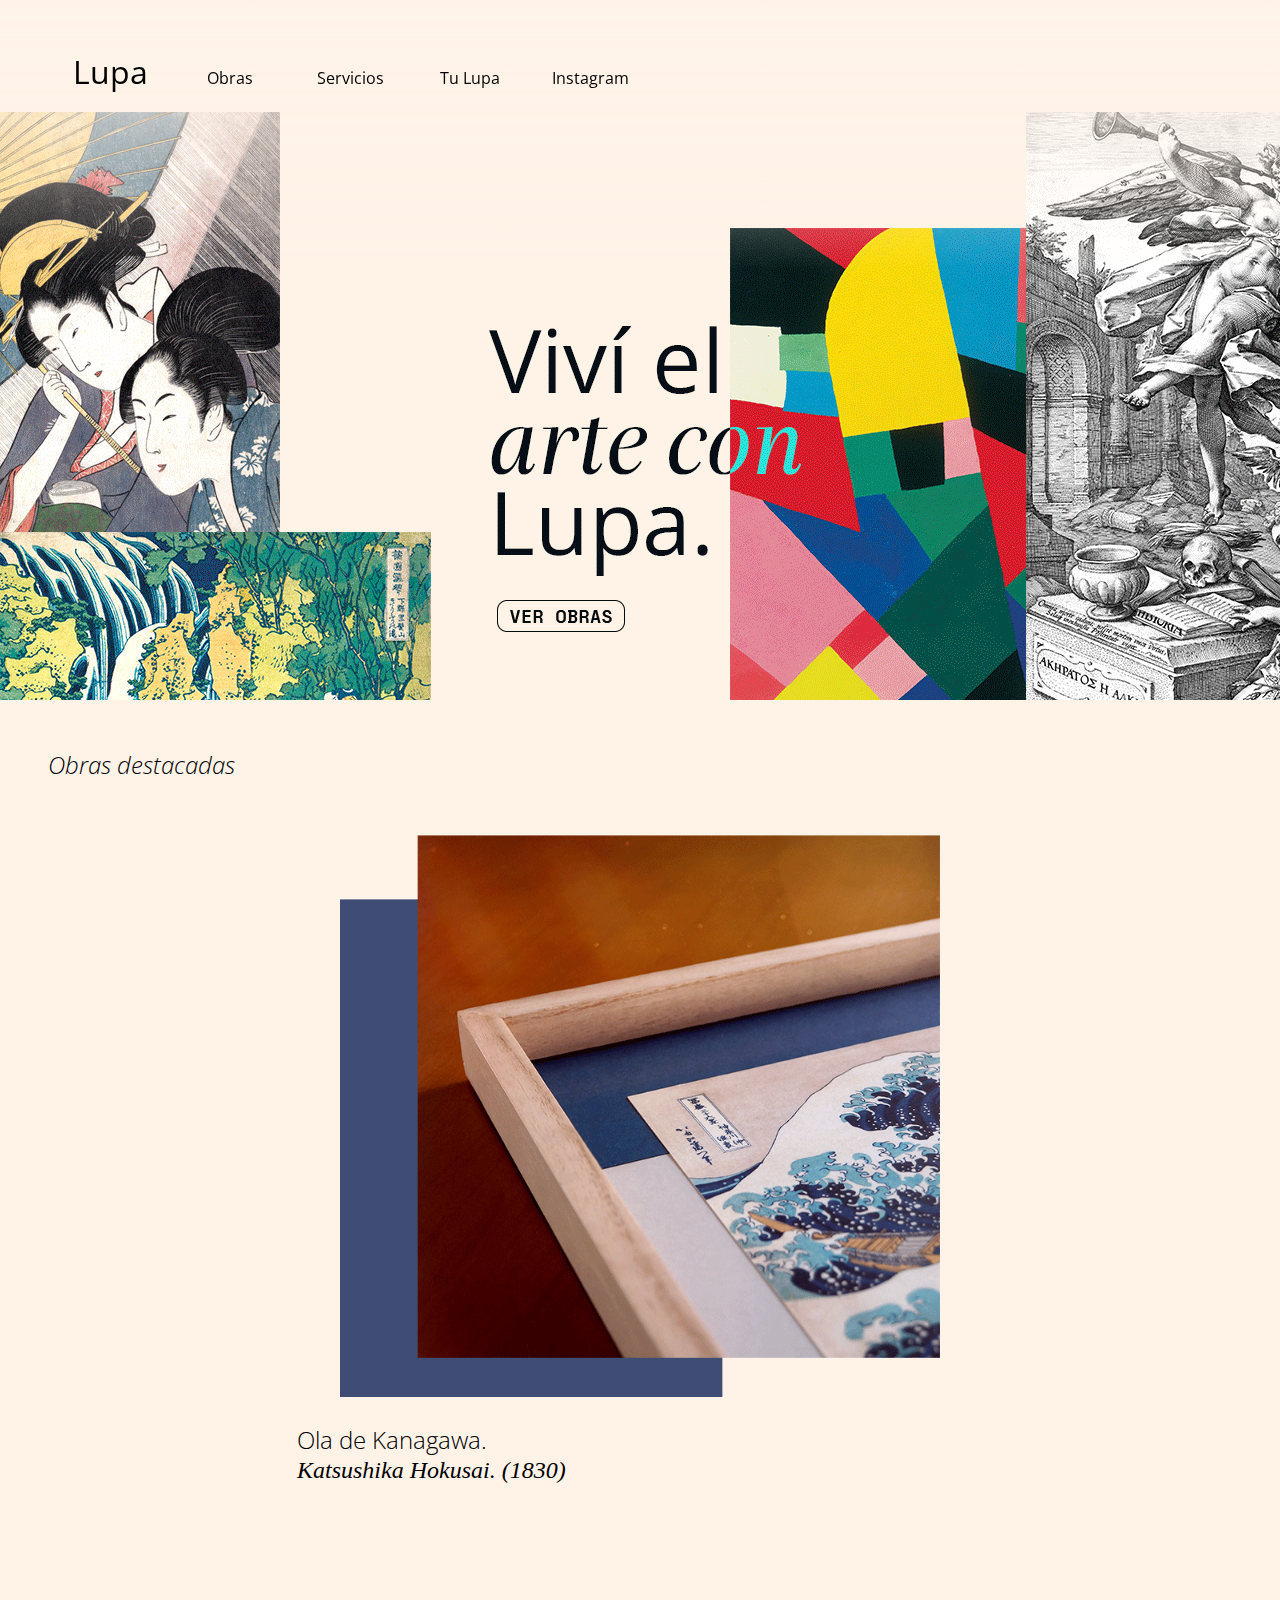
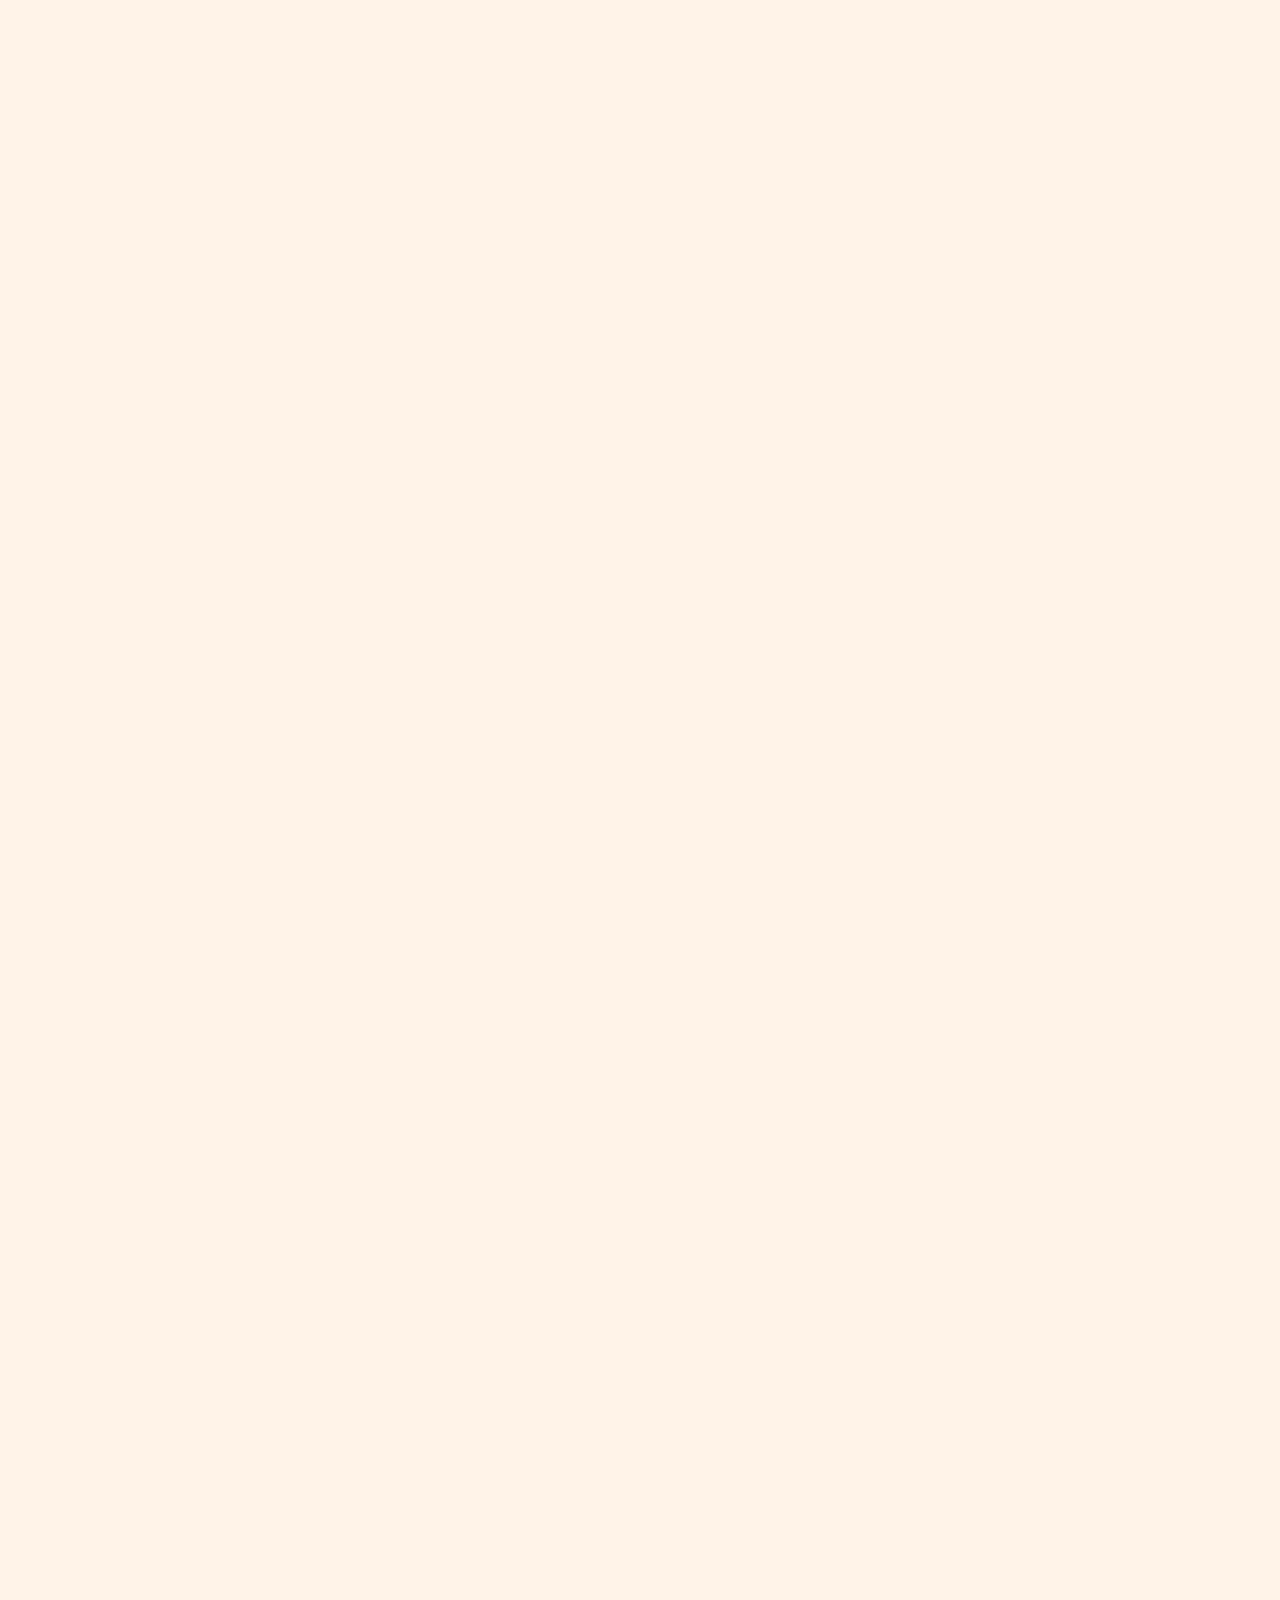
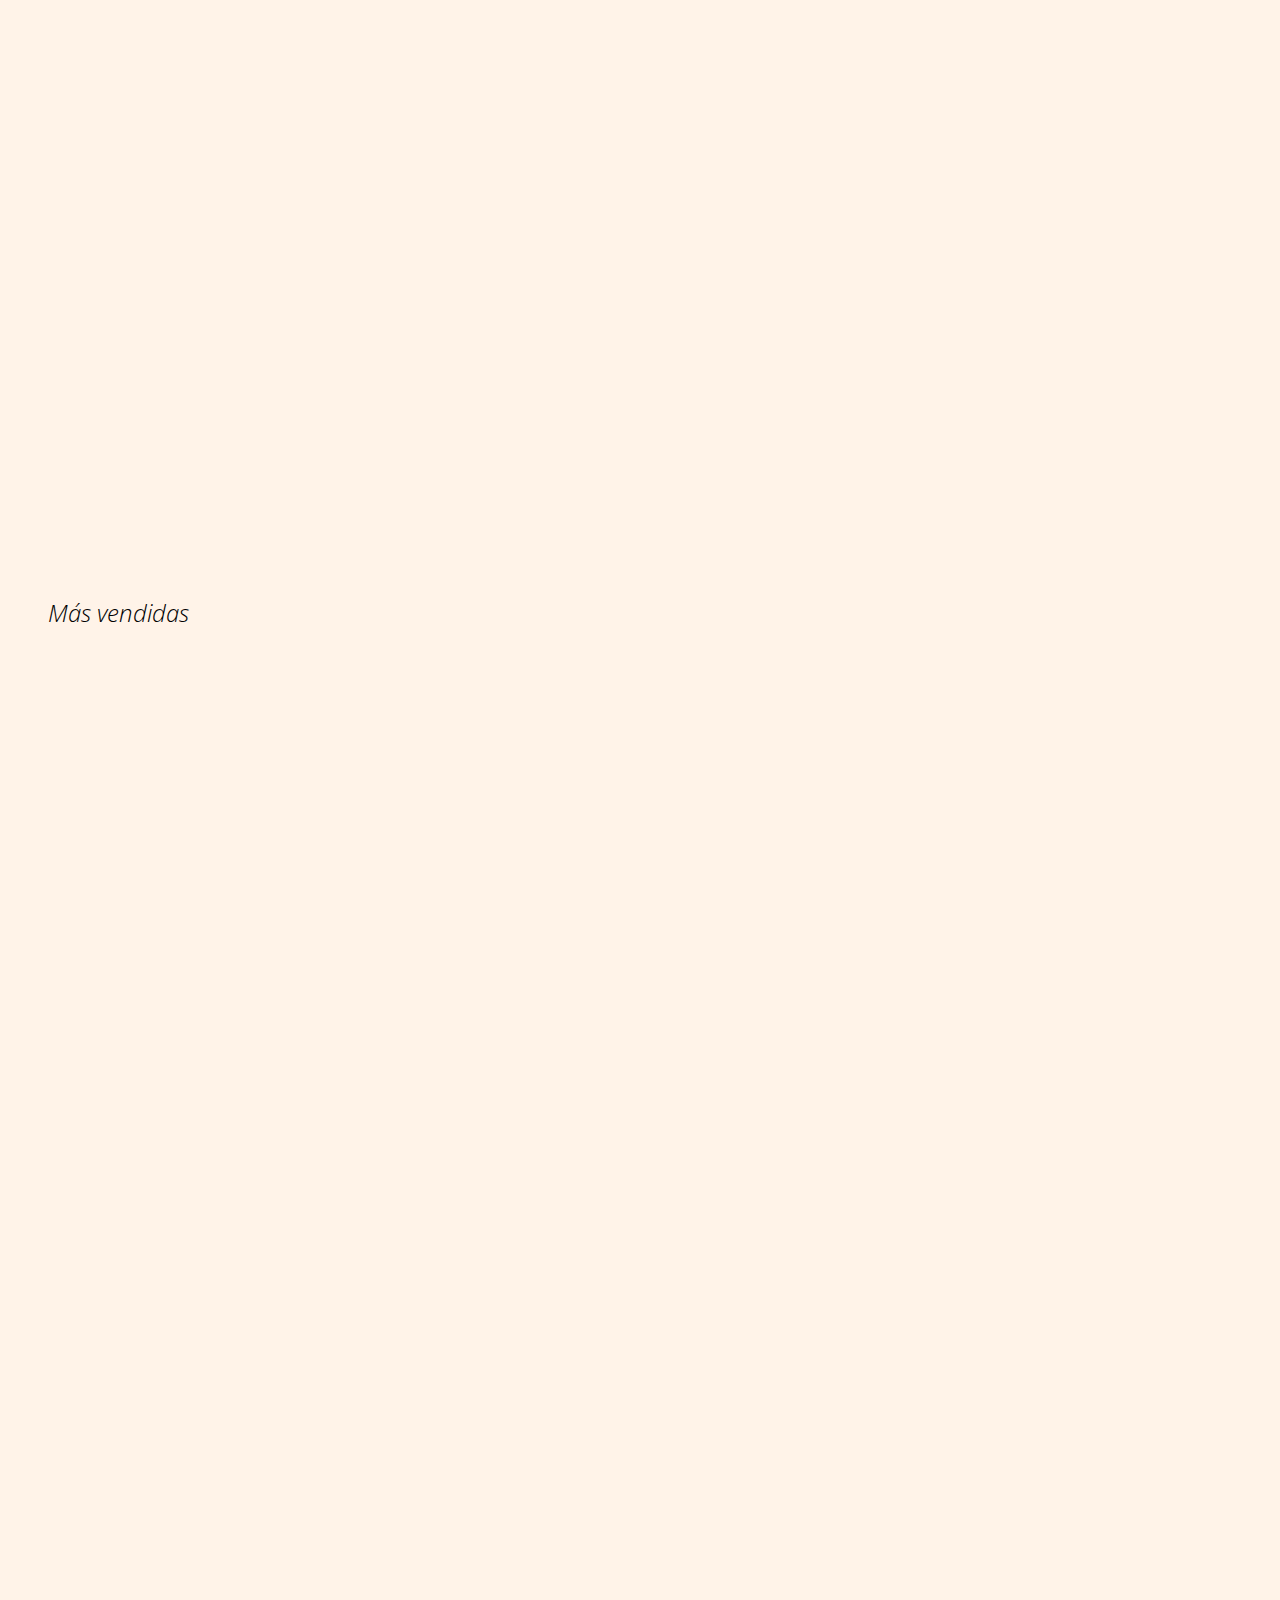
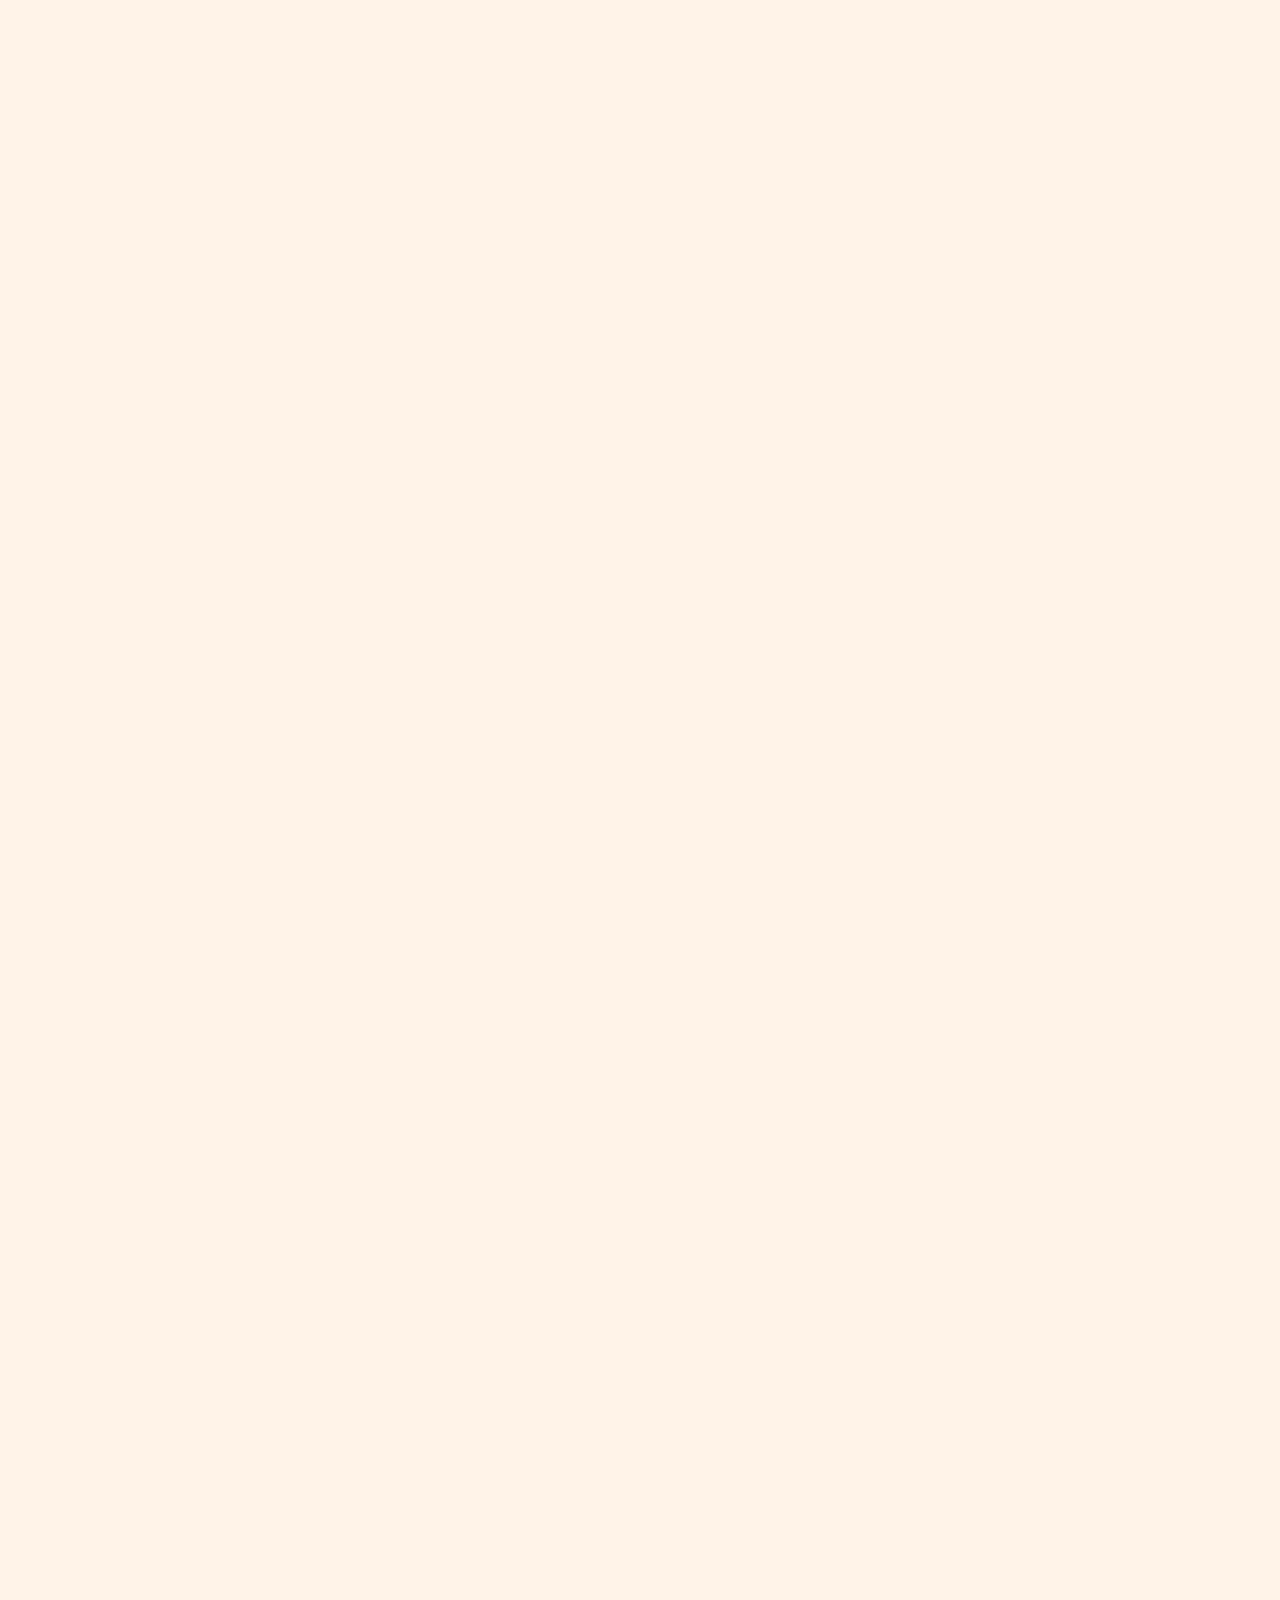
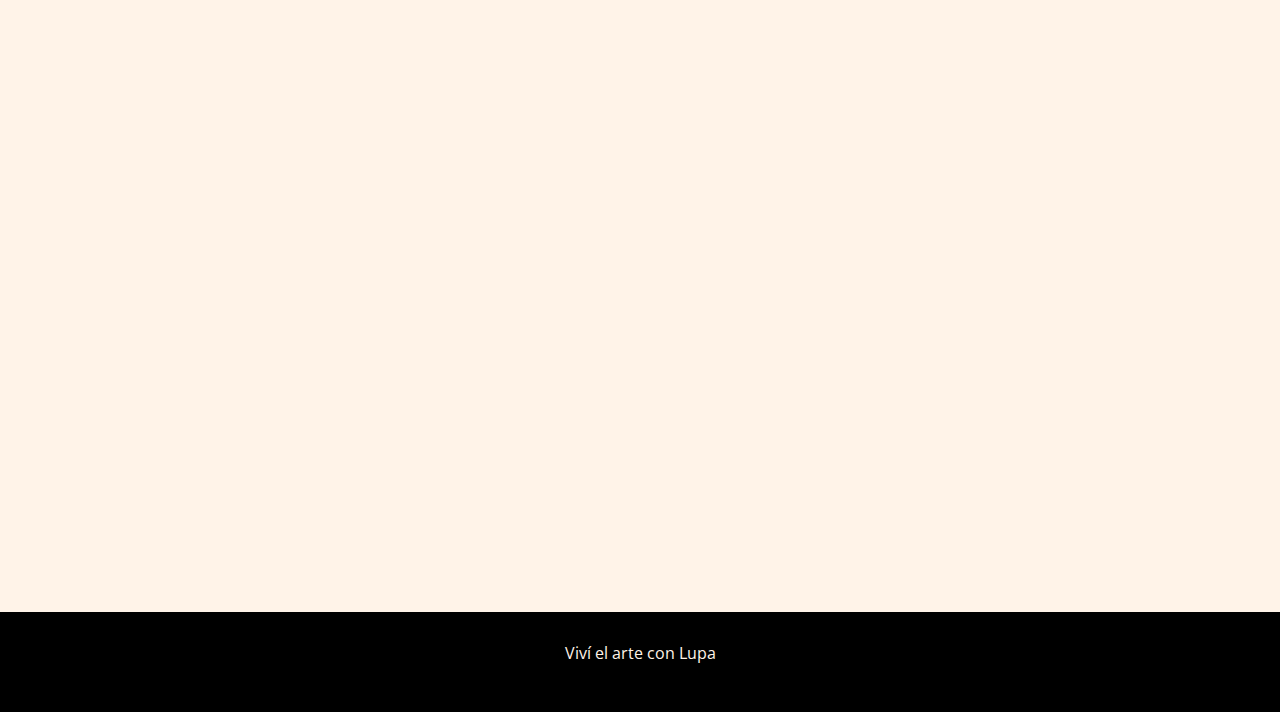
<file: index.html>
<!doctype html>
<html>
    <head>
        <title>Viví el arte con Lupa</title>
        <meta http-equiv=Content-Type content="text/html; charset=UTF-8">
        <meta name="viewport" content="width=device-width, initial-scale=1.0">
        <link rel="icon" href="img/Favicon2.png">
        <link href="https://cdn.jsdelivr.net/npm/bootstrap@5.2.0-beta1/dist/css/bootstrap.min.css" rel="stylesheet" integrity="sha384-0evHe/X+R7YkIZDRvuzKMRqM+OrBnVFBL6DOitfPri4tjfHxaWutUpFmBp4vmVor" crossorigin="anonymous">
        <link rel="stylesheet" href="https://fonts.googleapis.com/css?family=Open+Sans">
        <link rel="stylesheet" href="css/lupaStyle.css" />
        <link rel="stylesheet" href="https://cdnjs.cloudflare.com/ajax/libs/animate.css/4.1.1/animate.min.css"/>
        <script src="animated_wow/wow.min.js"></script>
        <script>
        new WOW().init();
        </script>
    </head>
	<body>
		<header>      
            <nav>
                <ul id="menu">
                    <li class="marca"><a target="_self" href="../index.html"><h1>Lupa</h1</a></li>
                    <li><a target="_self" href="html/obras.html">Obras</a></li>
                    <li><a target="_self" href="html/servicios.html">Servicios</a></li>
                    <li><a target="_self" href="html/log.html">Tu Lupa</a></li>
                    <li><a target="_blank" href="https://www.instagram.com/lupa_arte">Instagram</a></li>
                </ul>
            </nav>         
        </header>   
        <main class="container-fluid">
                
                <div class="nombreCategoria"><h2>Obras destacadas</h2></div>
                <div class="row cajaObrasss">
                        
                            <div class="cajaObra wow animate__animated animate__slideInUp col-sm-12 col-md-4 col-xl-4"><a href="html/obramuestra.html">
                                <img src="img/rrrr.gif">
                                <div class="etiquetaObra">
                                <p class="nombreObra">Ola de Kanagawa.<br><span>Katsushika Hokusai. (1830)</span></p>
                                </div>
                            </a></div>
                            <div class="cajaObra wow animate__animated animate__slideInUp col-sm-12 col-md-4 col-xl-4"><a href="html/obramuestra.html">
                                <img src="img/333.png">
                                <div class="etiquetaObra">
                                    <p class="nombreObra">Ola de Kanagawa.<br><span>Katsushika Hokusai. (1830)</span></p>
                                    </div>
                            </a></div>
                            <div class="cajaObra wow animate__animated animate__slideInUp col-sm-12 col-md-4 col-xl-4"><a href="html/obramuestra.html">
                                <img src="img/6666.png">
                                <div class="etiquetaObra">
                                    <p class="nombreObra">Ola de Kanagawa.<br><span>Katsushika Hokusai. (1830)</span></p>
                                    </div>
                            </a></div>
                        
                    </div>
                        
                    <div class="nombreCategoria"><h2>Más vendidas</h2></div>
                    
                        <div class="row cajaObrasss">
                            <div class="cajaObra wow animate__animated animate__slideInUp col-sm-12 col-md-4 col-xl-4" ><a href="html/obramuestra.html">
                                <img src="img/999.png">
                                <div class="etiquetaObra">
                                    <p class="nombreObra">Ola de Kanagawa.<br><span>Katsushika Hokusai. (1830)</span></p>
                                    </div>
                            </a></div>
                            <div class="cajaObra wow animate__animated animate__slideInUp col-sm-12 col-md-4 col-xl-4"><a href="html/obramuestra.html">
                                <img src="img/777.png">
                                <div class="etiquetaObra">
                                    <p class="nombreObra">Ola de Kanagawa.<br><span>Katsushika Hokusai. (1830)</span></p>
                                    </div>
                            </a></div>
                            <div class="cajaObra wow animate__animated animate__slideInUp col-sm-12 col-md-4 col-xl-4"><a href="html/obramuestra.html">
                                <img src="img/rrrr.gif">
                                <div class="etiquetaObra">
                                    <p class="nombreObra">Ola de Kanagawa.<br><span>Katsushika Hokusai. (1830)</span></p>
                                    </div>
                            </a></div>
                        </div>
                    
        </main>
        <footer>
            <h4>Viví el arte con Lupa</h4>
        </footer>
        <script src="https://cdn.jsdelivr.net/npm/bootstrap@5.2.0-beta1/dist/js/bootstrap.bundle.min.js" integrity="sha384-pprn3073KE6tl6bjs2QrFaJGz5/SUsLqktiwsUTF55Jfv3qYSDhgCecCxMW52nD2" crossorigin="anonymous"></script>
	</body>
</html>
</file>
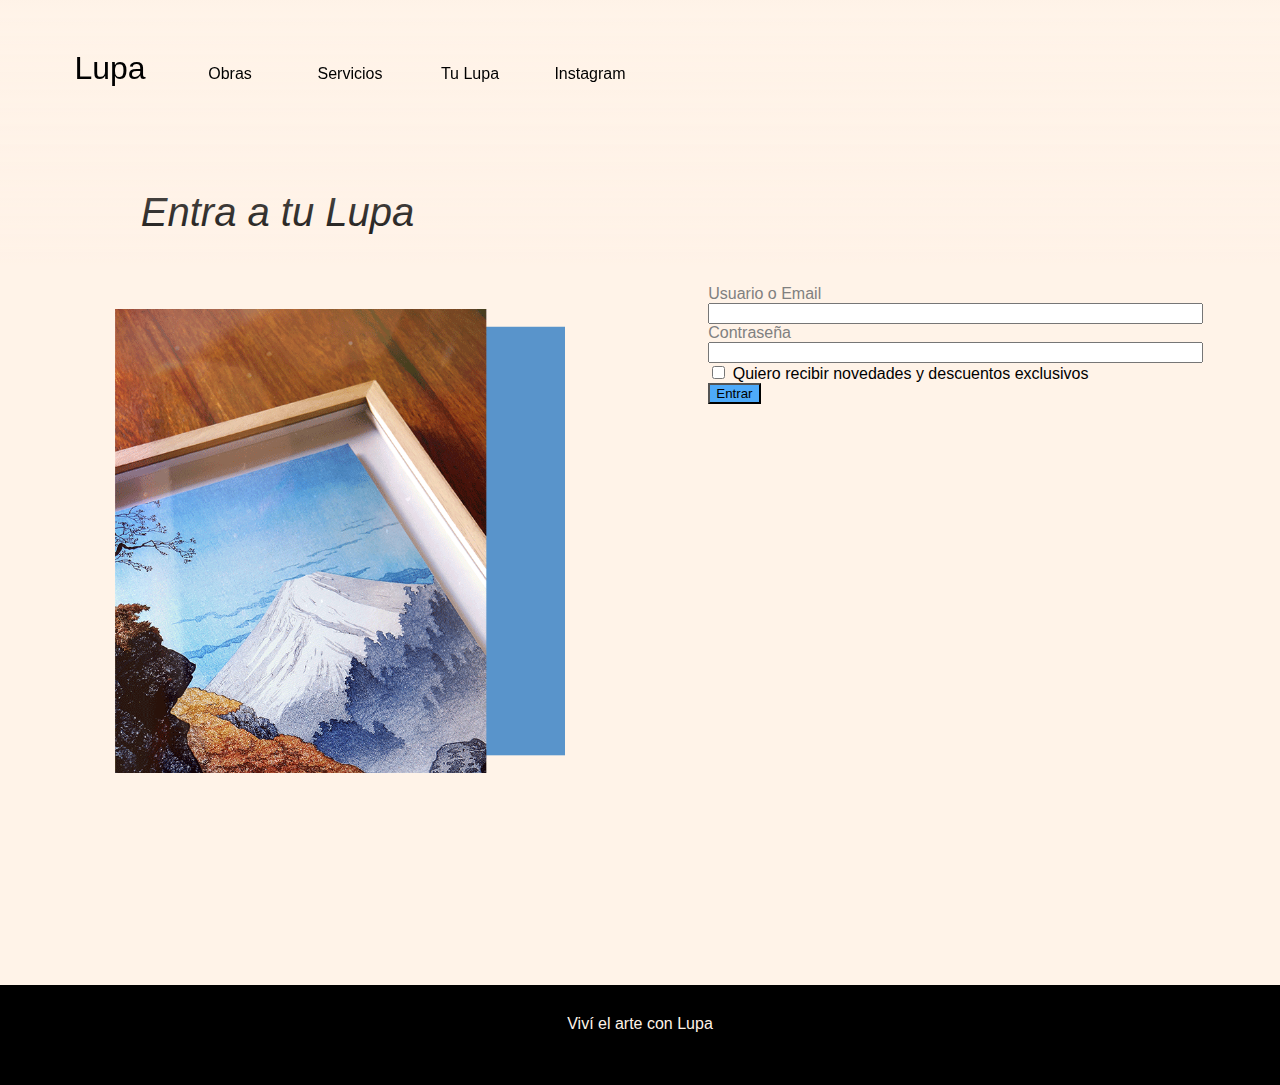
<file: html/log.html>
<!doctype html>
<html>
    <head>
        <title>Viví el arte con Lupa</title>
        <meta http-equiv=Content-Type content="text/html; charset=UTF-8">
        <link rel="icon" href="../img/Favicon2.png">
        <link href="https://cdn.jsdelivr.net/npm/bootstrap@5.2.0-beta1/dist/css/bootstrap.min.css" rel="stylesheet" integrity="sha384-0evHe/X+R7YkIZDRvuzKMRqM+OrBnVFBL6DOitfPri4tjfHxaWutUpFmBp4vmVor" crossorigin="anonymous">
        <link rel="stylesheet" href="https://fonts.googleapis.com/css?family=Tangerine">
        <link rel="stylesheet" href="../css/lupaStyle.css" />
        <link rel="stylesheet" href="https://cdnjs.cloudflare.com/ajax/libs/animate.css/4.1.1/animate.min.css"/>
        <script src="../animated_wow/wow.min.js"></script>
    </head>
	<body>
		<header>   
            <nav>
                <ul id="menu">
                  <li class="marca"><a target="_self" href="../index.html"><h1>Lupa</h1</a></li>
                    <li><a target="_self" href="obras.html">Obras</a></li>
                    <li><a target="_self" href="servicios.html">Servicios</a></li>
                    <li><a target="_self" href="log.html">Tu Lupa</a></li>
                    <li><a target="_blank" href="https://www.instagram.com/lupa_arte">Instagram</a></li>
                </ul>
            </nav>         
        </header>   
        <main>
            <div class="gridServicios">
                <div class="titleServicios"><h3>Entra a tu Lupa</h3></div>
                <div class="imgDetalle"><img src="../img/tulupa.gif"></div>   
                <div class="textContainer">
                <form>
                        <div class="mb-3">
                          <label for="exampleInputEmail1" class="form-label">Usuario o Email</label>
                          <input type="email" class="form-control" id="exampleInputEmail1" aria-describedby="emailHelp"> 
                        </div>
                        <div class="mb-3">
                          <label for="exampleInputPassword1" class="form-label">Contraseña</label>
                          <input type="password" class="form-control" id="exampleInputPassword1">
                        </div>
                        <div class="mb-3 form-check">
                          <input type="checkbox" class="form-check-input" id="exampleCheck1">
                          <label class="form-check-label" for="exampleCheck1">Quiero recibir novedades y descuentos exclusivos</label>
                        </div>
                        <button type="submit" class="btn btn-primary">Entrar</button>
                      </form>
                    </div>  
            </div>
        </main>
        <footer>
            <h4>Viví el arte con Lupa</h4>
        </footer>
        <script src="https://cdn.jsdelivr.net/npm/bootstrap@5.2.0-beta1/dist/js/bootstrap.bundle.min.js" integrity="sha384-pprn3073KE6tl6bjs2QrFaJGz5/SUsLqktiwsUTF55Jfv3qYSDhgCecCxMW52nD2" crossorigin="anonymous"></script>
	</body>
</html>
</file>
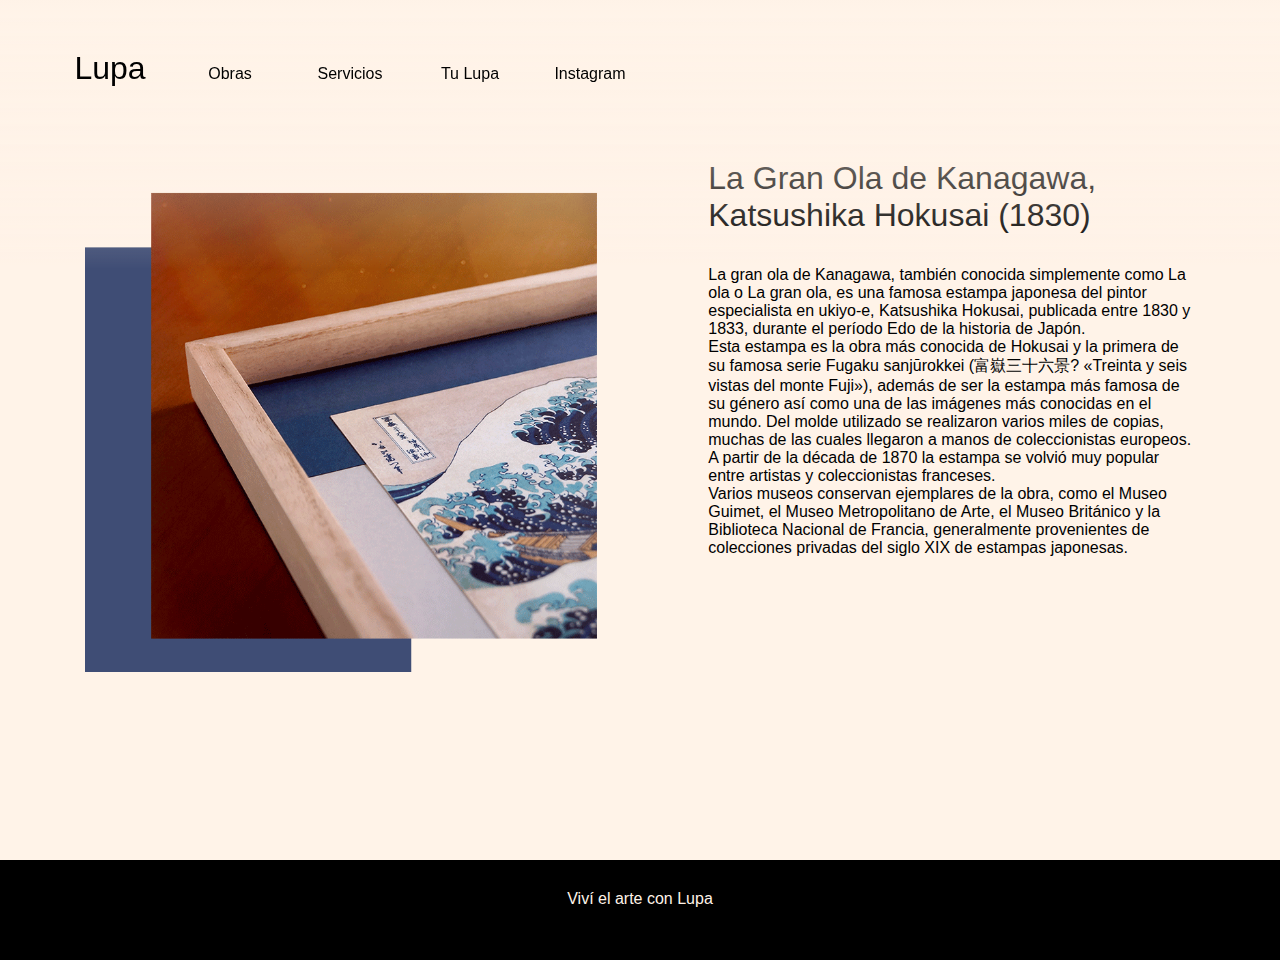
<file: html/obramuestra.html>
<!doctype html>
<html>
    <head>
        <title>Viví el arte con Lupa</title>
        <meta http-equiv=Content-Type content="text/html; charset=UTF-8">
        <link rel="icon" href="../img/Favicon2.png">
        <link rel="stylesheet" href="https://fonts.googleapis.com/css?family=Tangerine">
        <link rel="stylesheet" href="../css/lupaStyle.css" />
    </head>
	<body>
		<header>     
            <nav>
                <ul id="menu">
                    <li class="marca"><a target="_self" href="../index.html"><h1>Lupa</h1</a></li>
                    <li><a target="_self" href="obras.html">Obras</a></li>
                    <li><a target="_self" href="servicios.html">Servicios</a></li>
                    <li><a target="_self" href="log.html">Tu Lupa</a></li>
                    <li><a target="_blank" href="https://www.instagram.com/lupa_arte">Instagram</a></li>
                </ul>
            </nav>         
        </header>   
        <main>
            <div class="gridServicios">
            <div class="imgDetalle">
                <img src="../img/rrrr.gif">
            </div>
            <div class="textContainer">
                <h5>La Gran Ola de Kanagawa, Katsushika Hokusai (1830)</h5>
                <p>La gran ola de Kanagawa, también conocida simplemente como La ola o La gran ola, es una famosa estampa japonesa del pintor especialista en ukiyo-e, Katsushika Hokusai, publicada entre 1830 y 1833, durante el período Edo de la historia de Japón.
                    <br>Esta estampa es la obra más conocida de Hokusai y la primera de su famosa serie Fugaku sanjūrokkei (富嶽三十六景? «Treinta y seis vistas del monte Fuji»), además de ser la estampa más famosa de su género así como una de las imágenes más
                    conocidas en el mundo. Del molde utilizado se realizaron varios miles de copias, muchas de las cuales llegaron a manos de coleccionistas europeos. A partir de la década de 1870 la estampa se volvió muy popular entre artistas y coleccionistas franceses.
                    <br>Varios museos conservan ejemplares de la obra, como el Museo Guimet, el Museo Metropolitano de Arte, el Museo Británico y la Biblioteca Nacional de Francia, generalmente provenientes de colecciones privadas del siglo XIX de estampas japonesas.
                </p>
            </div>
        </div>
        </main>
        <footer>
            <h4>Viví el arte con Lupa</h4>
        </footer>
	</body>
</html>
</file>
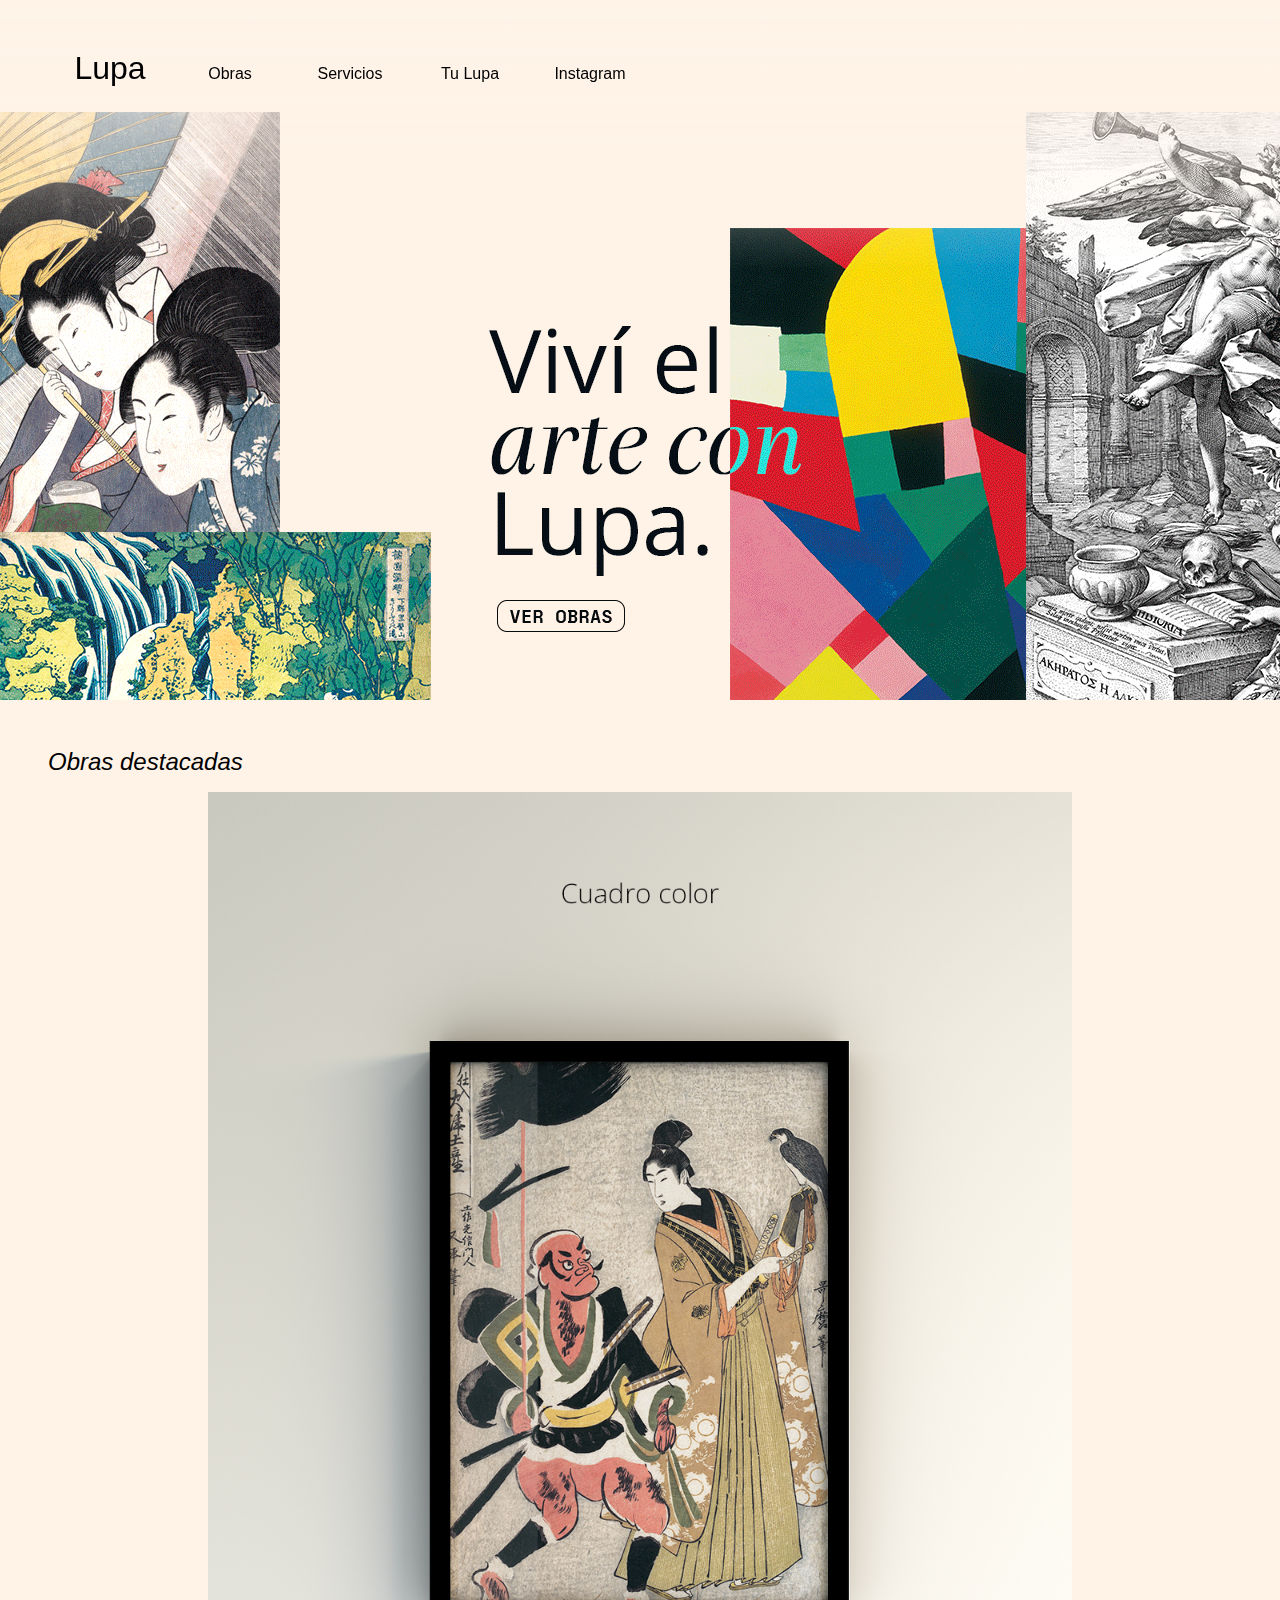
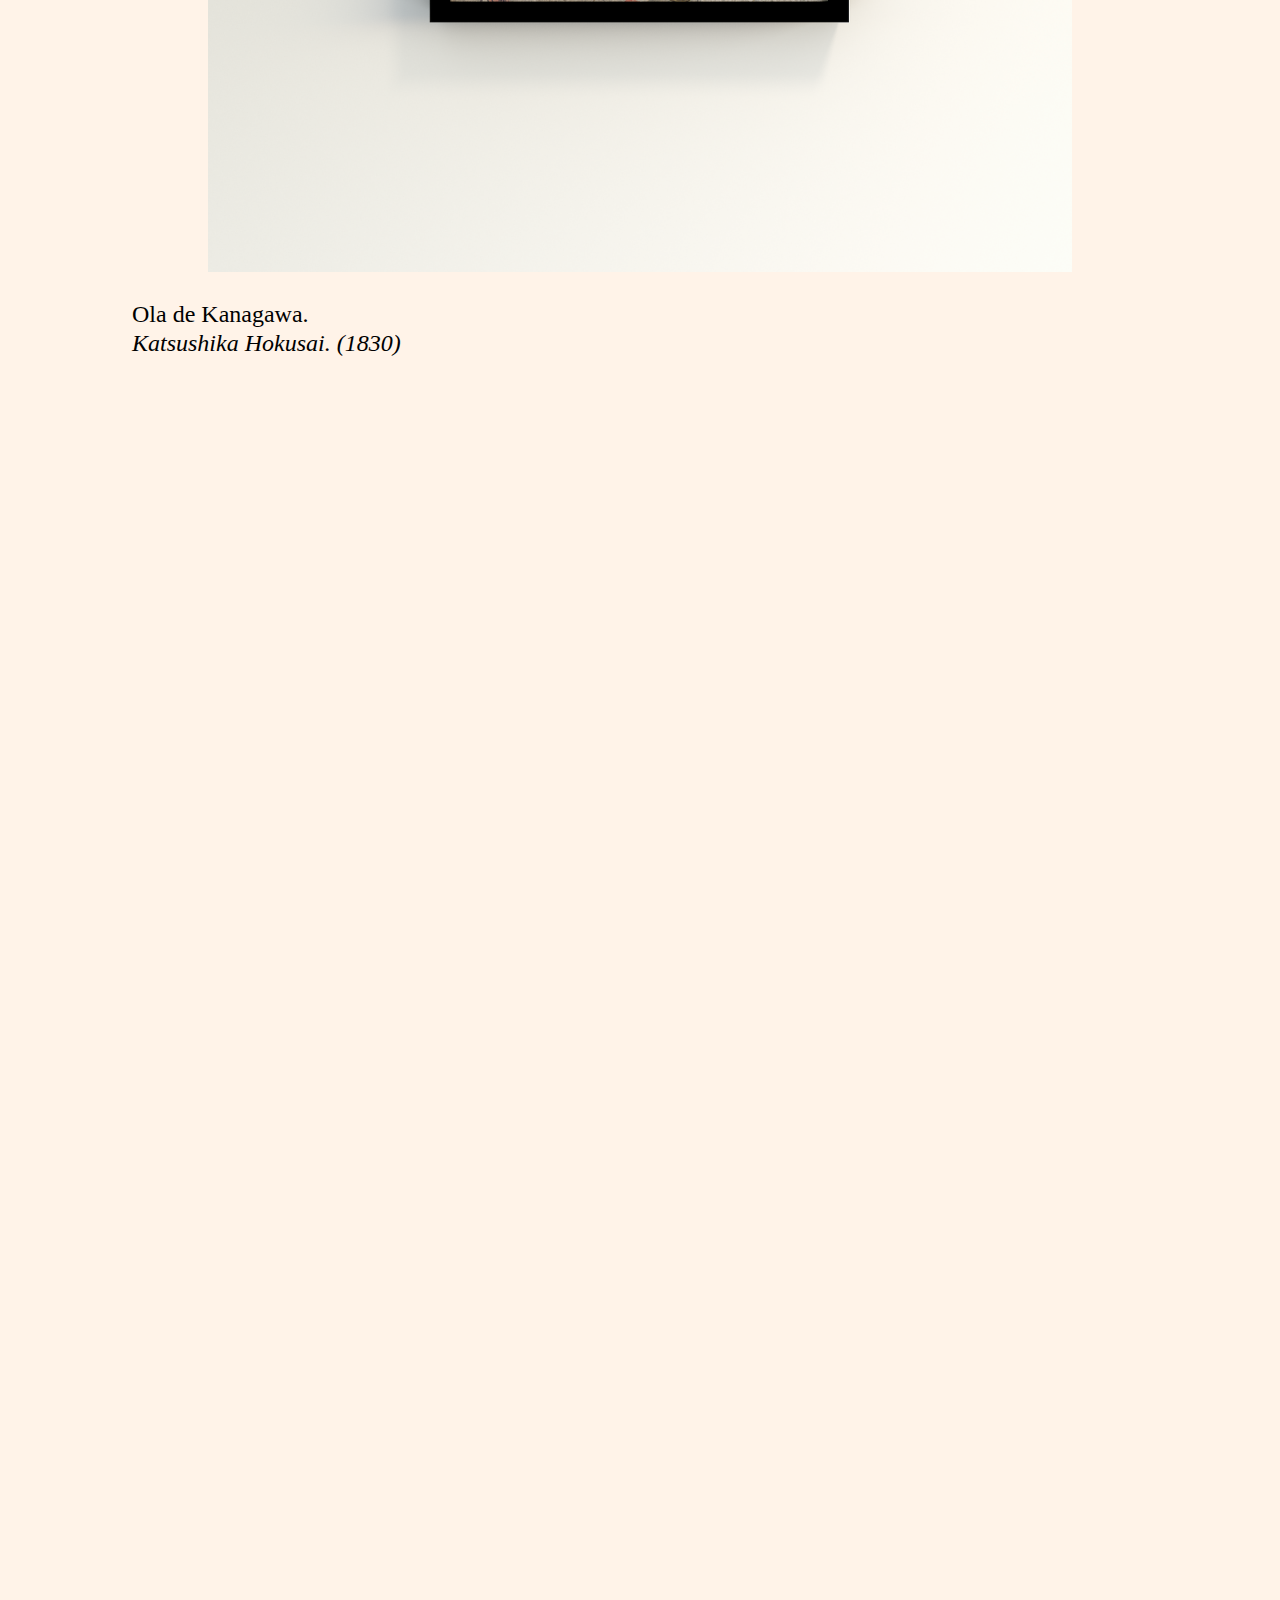
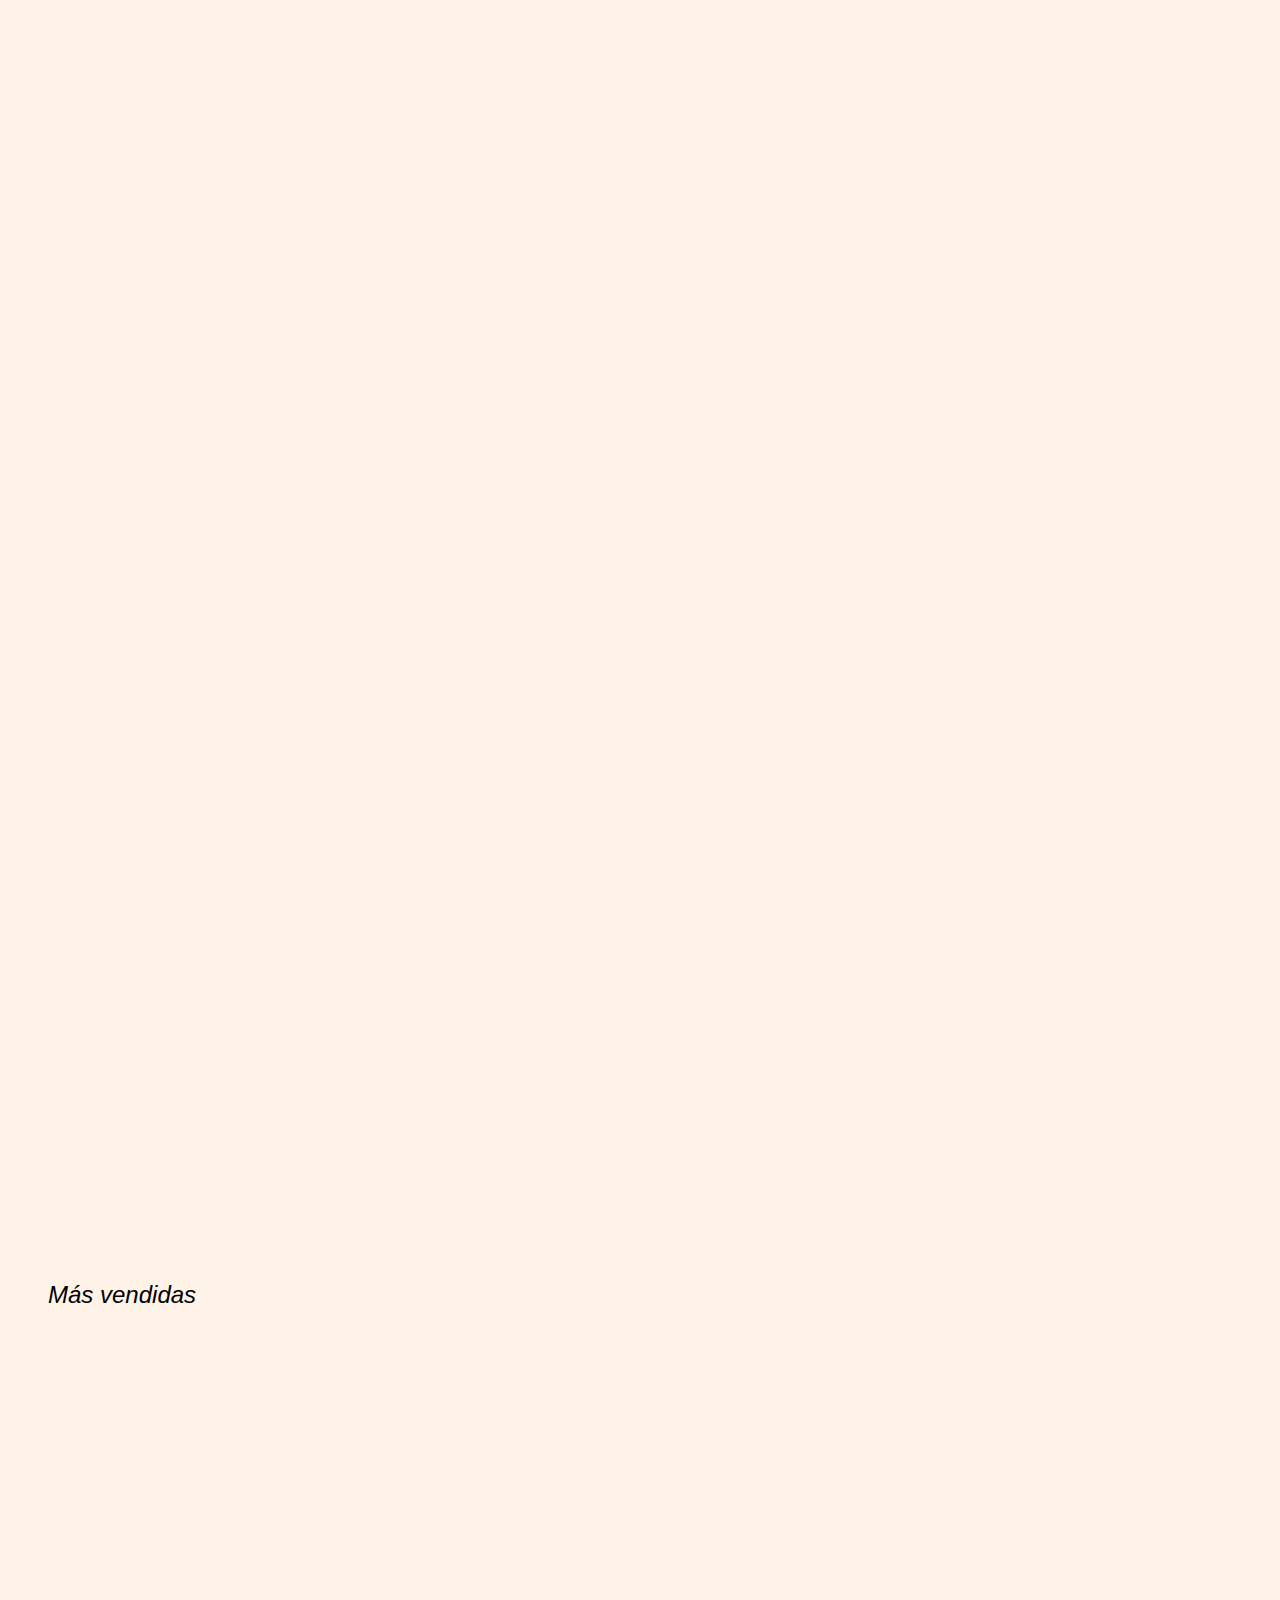
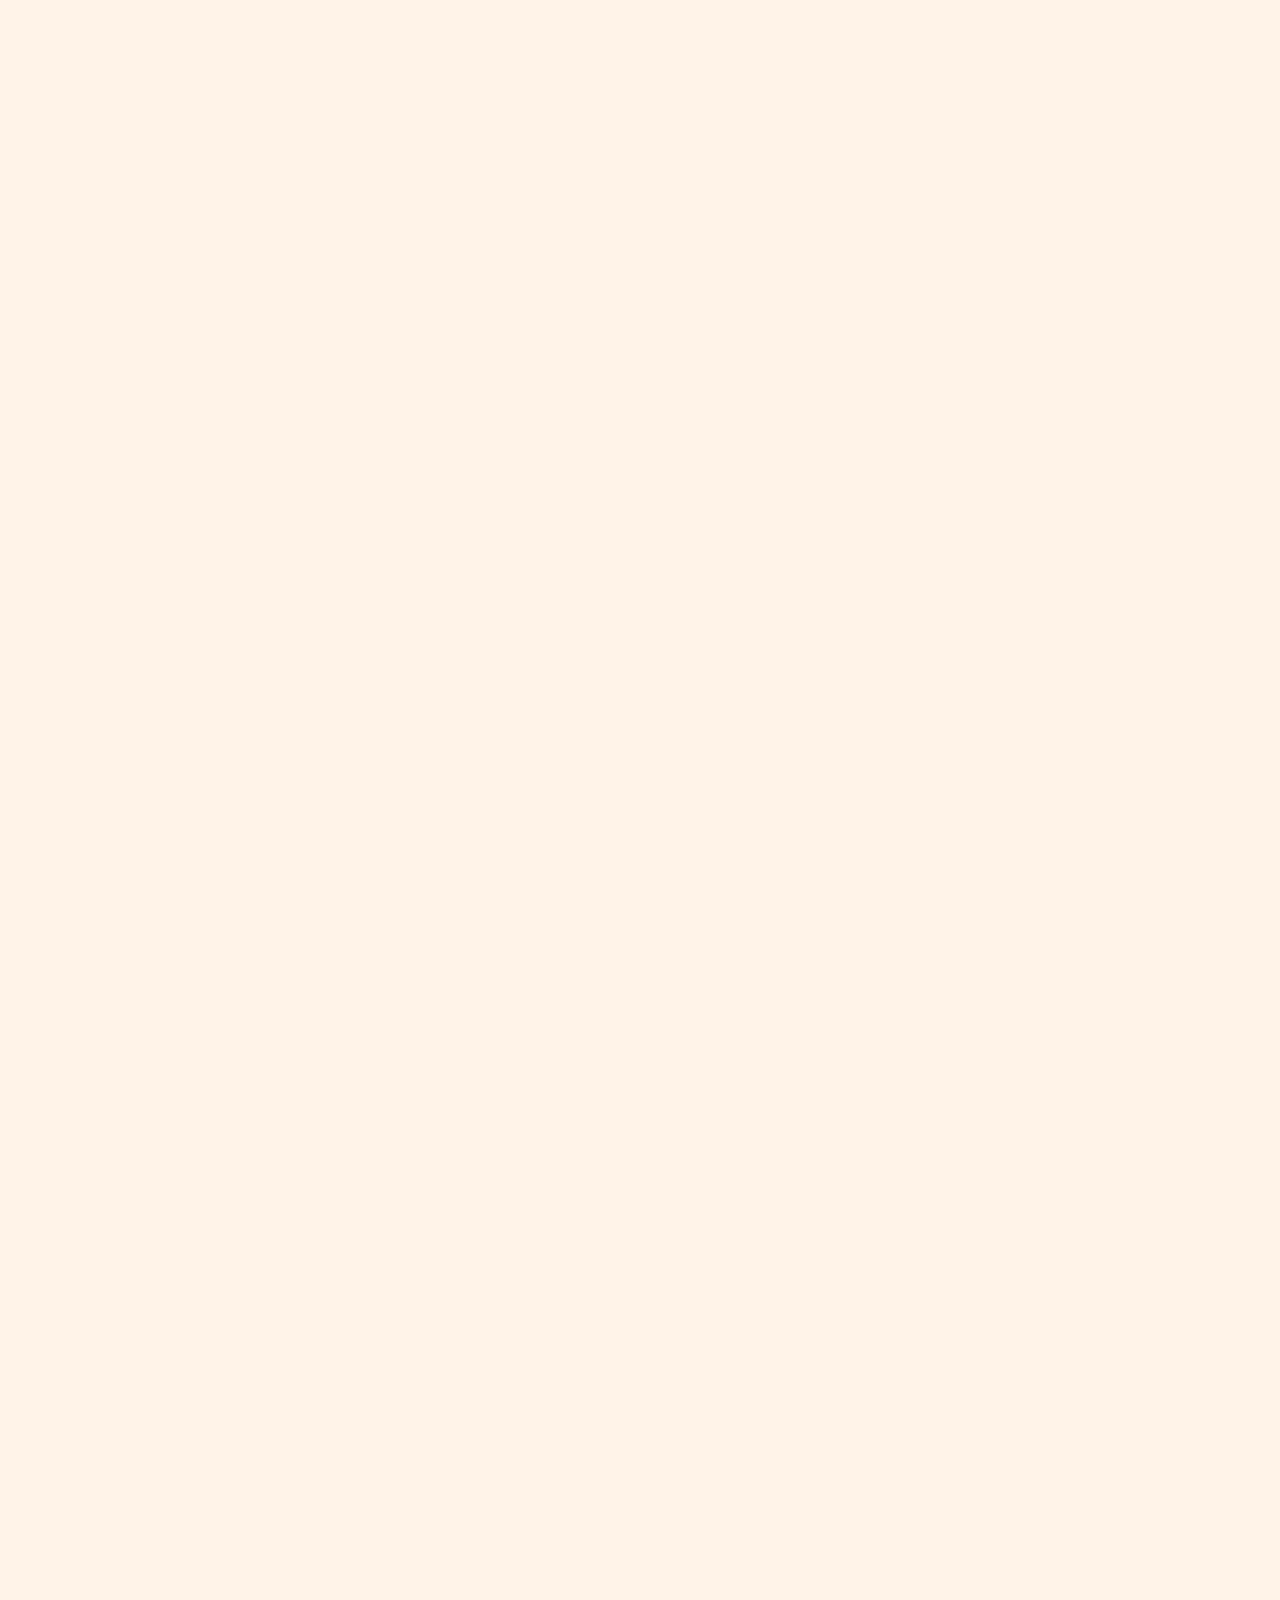
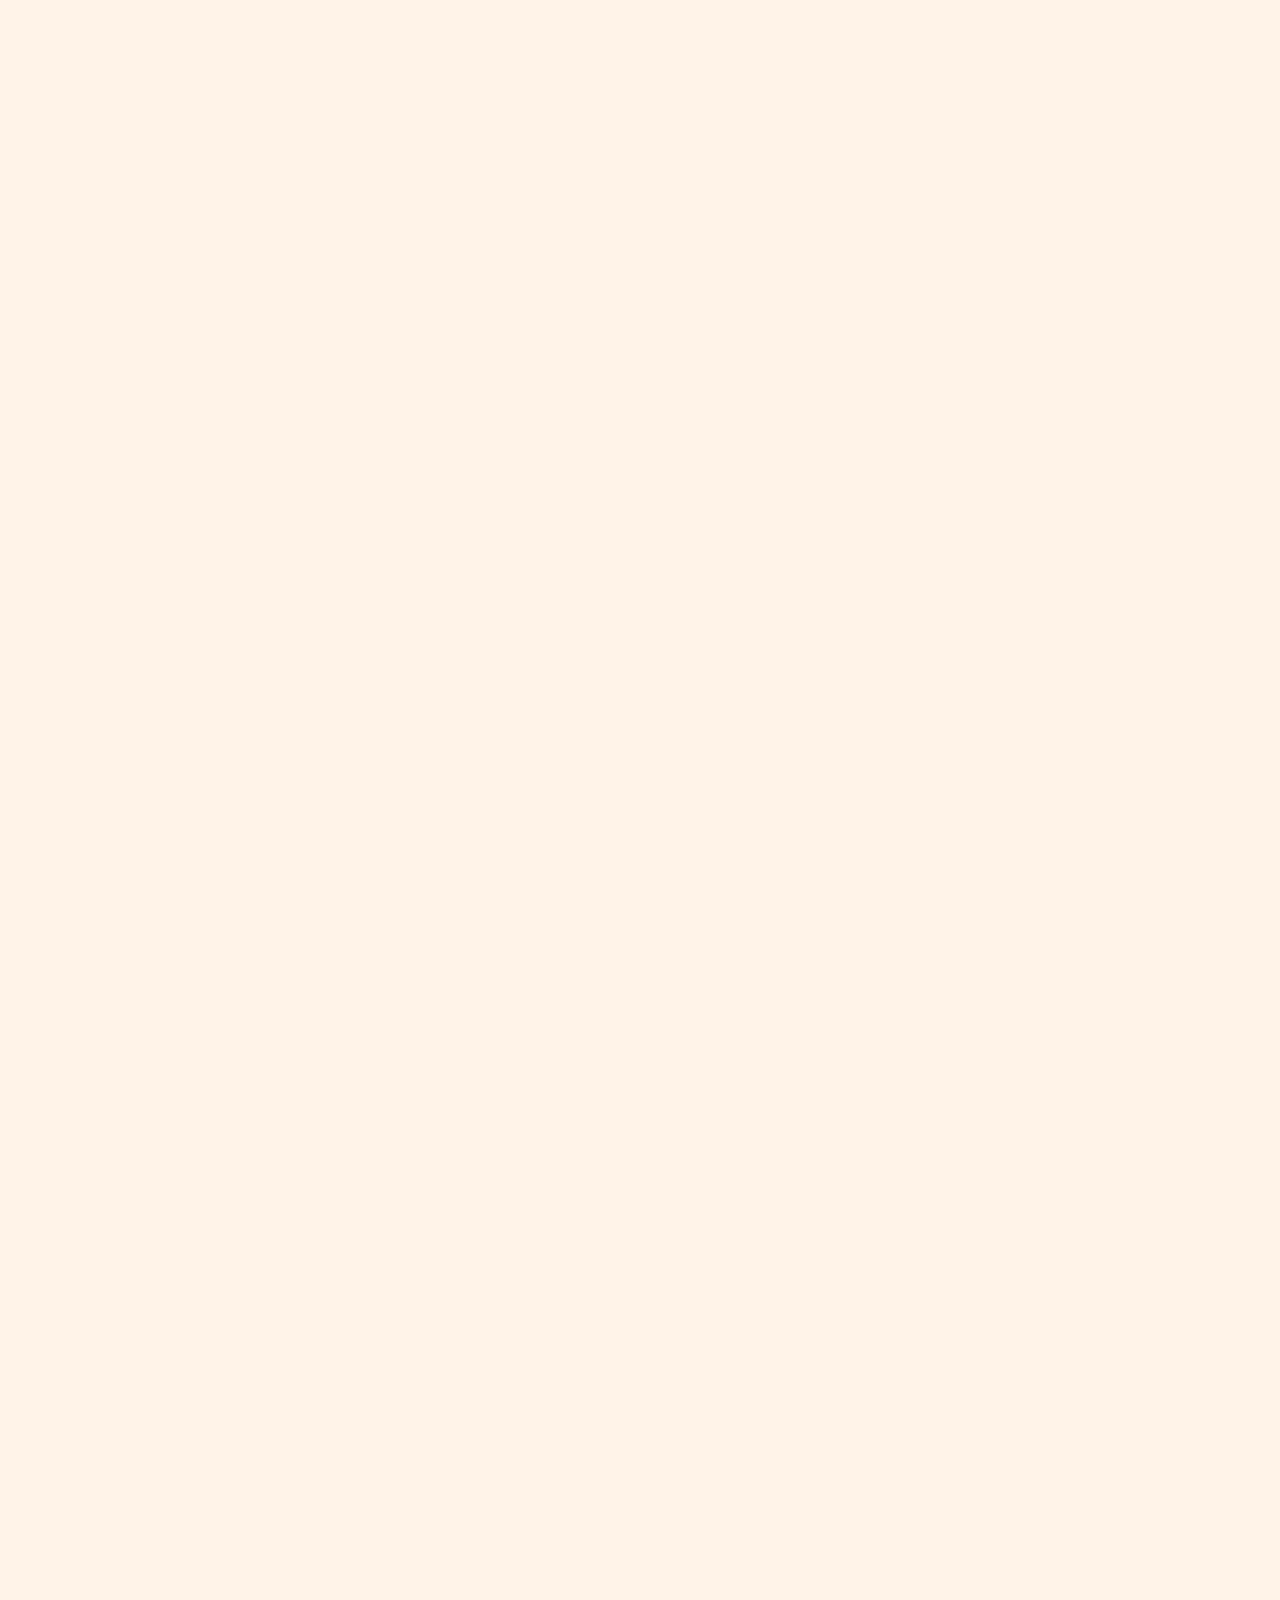
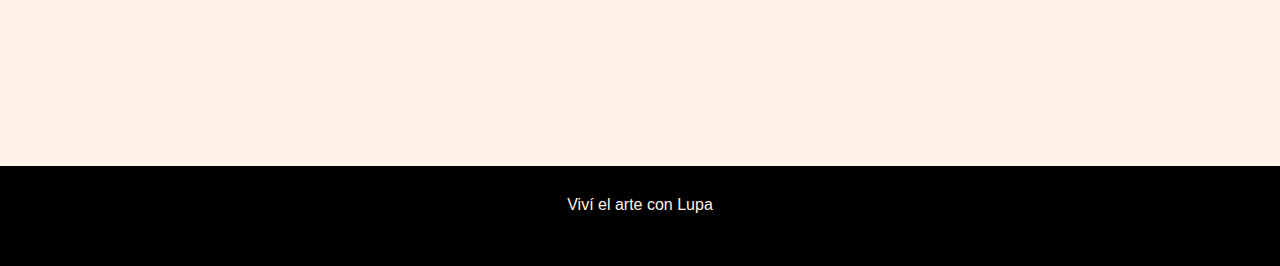
<file: html/obras.html>
<!doctype html>
<html>
    <head>
        <title>Viví el arte con Lupa</title>
        <meta http-equiv=Content-Type content="text/html; charset=UTF-8">
        <meta name="viewport" content="width=device-width, initial-scale=1.0">
        <link rel="icon" href="../img/Favicon2.png">
        <link href="https://cdn.jsdelivr.net/npm/bootstrap@5.2.0-beta1/dist/css/bootstrap.min.css" rel="stylesheet" integrity="sha384-0evHe/X+R7YkIZDRvuzKMRqM+OrBnVFBL6DOitfPri4tjfHxaWutUpFmBp4vmVor" crossorigin="anonymous">
        <link rel="stylesheet" href="https://fonts.googleapis.com/css?family=Tangerine">
        <link rel="stylesheet" href="../css/lupaStyle.css" />
        <link rel="stylesheet" href="https://cdnjs.cloudflare.com/ajax/libs/animate.css/4.1.1/animate.min.css"/>
        <script src="../animated_wow/wow.min.js"></script>
        <script>
        new WOW().init();
        </script>
    </head>
	<body>
		<header>   
            <nav>
                <ul id="menu">
                    <li class="marca"><a target="_self" href="../index.html"><h1>Lupa</h1</a></li>
                    <li><a target="_self" href="obras.html">Obras</a></li>
                    <li><a target="_self" href="servicios.html">Servicios</a></li>
                    <li><a target="_self" href="log.html">Tu Lupa</a></li>
                    <li><a target="_blank" href="https://www.instagram.com/lupa_arte">Instagram</a></li>
                </ul>
            </nav>         
        </header>   
        <main class="container-fluid">
                
            <div class="nombreCategoria"><h2>Obras destacadas</h2></div>
            <div class="row cajaObrasss">
                    
                        <div class="cajaObra wow animate__animated animate__slideInUp col-sm-12 col-md-4 col-xl-4"><a href="obramuestra.html">
                            <img src="../img/222.png">
                            <div class="etiquetaObra">
                                <p class="nombreObra">Ola de Kanagawa.<br><span>Katsushika Hokusai. (1830)</span></p>
                                </div>
                        </a></div>
                        <div class="cajaObra wow animate__animated animate__slideInUp col-sm-12 col-md-4 col-xl-4"><a href="obramuestra.html">
                            <img src="../img/1000.png">
                            <div class="etiquetaObra">
                                <p class="nombreObra">Ola de Kanagawa.<br><span>Katsushika Hokusai. (1830)</span></p>
                                </div>
                        </a></div>
                        <div class="cajaObra wow animate__animated animate__slideInUp col-sm-12 col-md-4 col-xl-4"><a href="obramuestra.html">
                            <img src="../img/111.png">
                            <div class="etiquetaObra">
                                <p class="nombreObra">Ola de Kanagawa.<br><span>Katsushika Hokusai. (1830)</span></p>
                                </div>
                        </a></div>
                    
                </div>
                    
                <div class="nombreCategoria"><h2>Más vendidas</h2></div>
                
                    <div class="row cajaObrasss">
                        <div class="cajaObra wow animate__animated animate__slideInUp col-sm-12 col-md-4 col-xl-4" ><a href="obramuestra.html">
                            <img src="../img/555.png">
                            <div class="etiquetaObra">
                                <p class="nombreObra">Ola de Kanagawa.<br><span>Katsushika Hokusai. (1830)</span></p>
                                </div>
                        </a></div>
                        <div class="cajaObra wow animate__animated animate__slideInUp col-sm-12 col-md-4 col-xl-4"><a href="obramuestra.html">
                            <img src="../img/666.png">
                            <div class="etiquetaObra">
                                <p class="nombreObra">Ola de Kanagawa.<br><span>Katsushika Hokusai. (1830)</span></p>
                                </div>
                        </a></div>
                        <div class="cajaObra wow animate__animated animate__slideInUp col-sm-12 col-md-4 col-xl-4"><a href="obramuestra.html">
                            <img src="../img/333.png">
                            <div class="etiquetaObra">
                                <p class="nombreObra">Ola de Kanagawa.<br><span>Katsushika Hokusai. (1830)</span></p>
                                </div>
                        </a></div>
                    </div>
                
    </main>
        <footer>
            <h4>Viví el arte con Lupa</h4>
        </footer>
	</body>
</html>
</file>
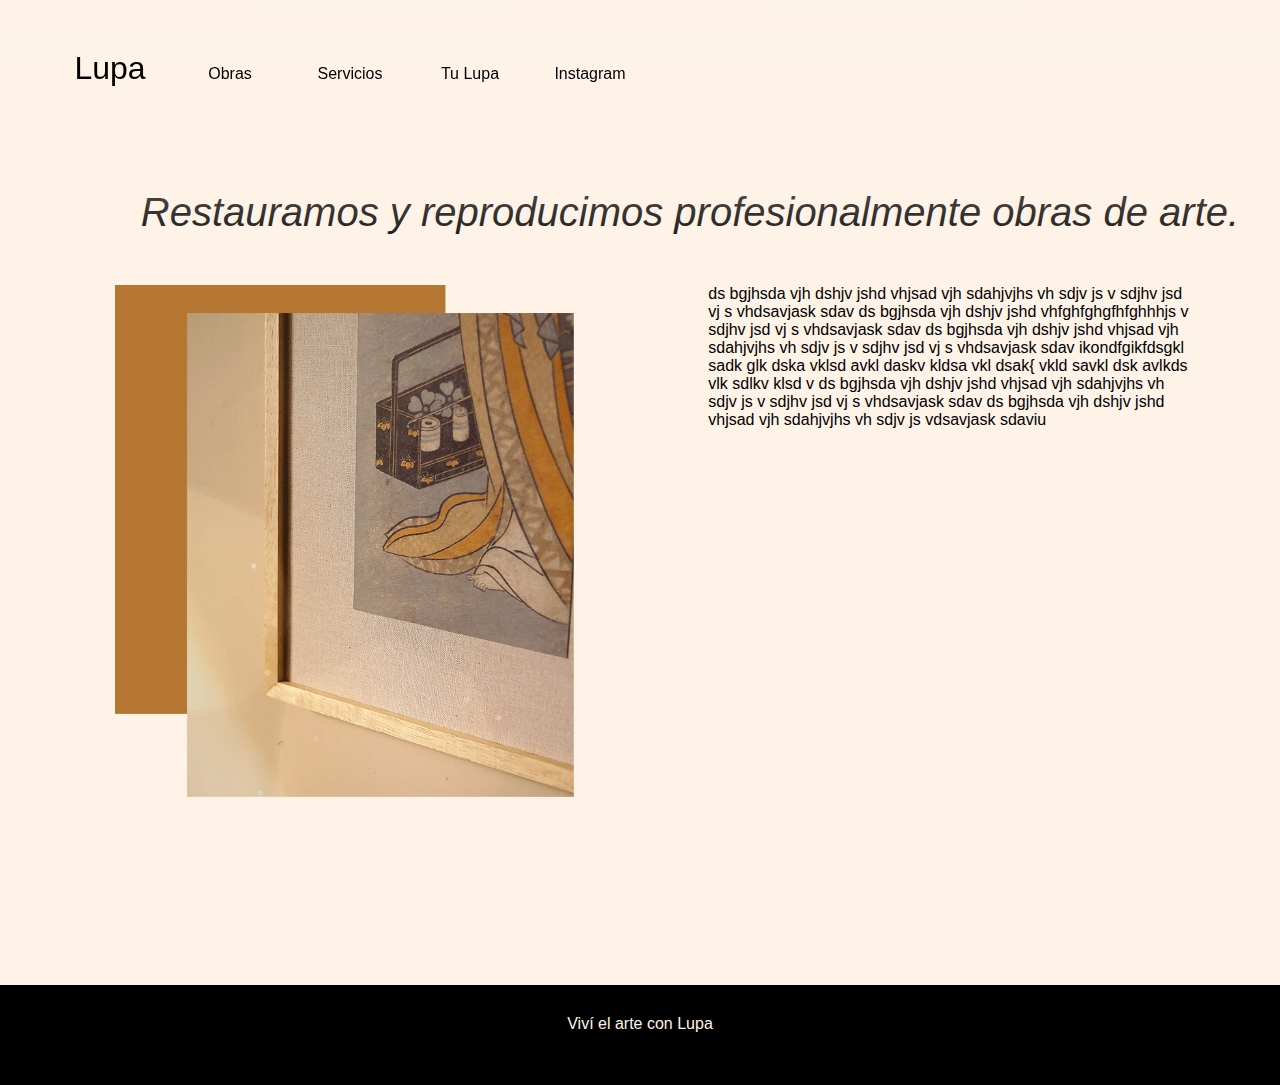
<file: html/servicios.html>
<!doctype html>
<html>
    <head>
        <title>Viví el arte con Lupa</title>
        <meta http-equiv=Content-Type content="text/html; charset=UTF-8">
        <meta name="viewport" content="width=device-width, initial-scale=1.0">
        <link rel="icon" href="../img/Favicon2.png">
        <link href="https://cdn.jsdelivr.net/npm/bootstrap@5.2.0-beta1/dist/css/bootstrap.min.css" rel="stylesheet" integrity="sha384-0evHe/X+R7YkIZDRvuzKMRqM+OrBnVFBL6DOitfPri4tjfHxaWutUpFmBp4vmVor" crossorigin="anonymous">
        <link rel="stylesheet" href="https://fonts.googleapis.com/css?family=Tangerine">
        <link rel="stylesheet" href="../css/lupaStyle.css" />
        <link rel="stylesheet" href="https://cdnjs.cloudflare.com/ajax/libs/animate.css/4.1.1/animate.min.css"/>
        <script src="../animated_wow/wow.min.js"></script>
        <script>
        new WOW().init();
        </script>
    </head>
	<body>
		<header>    
            <nav>
                <ul id="menu">
                    <li class="marca"><a target="_self" href="../index.html"><h1>Lupa</h1</a></li>
                    <li><a target="_self" href="obras.html">Obras</a></li>
                    <li><a target="_self" href="servicios.html">Servicios</a></li>
                    <li><a target="_self" href="log.html">Tu Lupa</a></li>
                    <li><a target="_blank" href="https://www.instagram.com/lupa_arte">Instagram</a></li>
                </ul>
            </nav>         
        </header>   
        <main>
            <div class="gridServicios">
                <div class="titleServicios"><h3>Restauramos y reproducimos profesionalmente obras de arte.</h3></div>
                    <div class="imgDetalle"><img src="../img/ttt.gif"></div>    
                    <div class="textContainer">
                            <p>
                                ds bgjhsda vjh dshjv jshd vhjsad vjh sdahjvjhs vh sdjv js v sdjhv jsd vj s vhdsavjask sdav
                                ds bgjhsda vjh dshjv jshd vhfghfghgfhfghhhjs v sdjhv jsd vj s vhdsavjask sdav
                                ds bgjhsda vjh dshjv jshd vhjsad vjh sdahjvjhs vh sdjv js v sdjhv jsd vj s vhdsavjask sdav
                                ikondfgikfdsgkl sadk glk dska vklsd avkl daskv kldsa vkl dsak{ vkld savkl dsk avlkds vlk sdlkv klsd v
                                ds bgjhsda vjh dshjv jshd vhjsad vjh sdahjvjhs vh sdjv js v sdjhv jsd vj s vhdsavjask sdav
                                ds bgjhsda vjh dshjv jshd vhjsad vjh sdahjvjhs vh sdjv js vdsavjask sdaviu
                            </p>
                        </div>
                         
            </div>
        </main>
        <footer>
            <h4>Viví el arte con Lupa</h4>
        </footer>
	</body>
</html>
</file>
<file: css/lupaStyle.css>
::-webkit-scrollbar {
  width: 0px;
}

/* Track */
::-webkit-scrollbar-track {
  background: transparent;
}

/* Handle */
::-webkit-scrollbar-thumb {
  background: #fff3e8;
  border-radius: 3.5px;
}

/* Handle on hover */
::-webkit-scrollbar-thumb:hover {
  background: #fff3e8;
}

body {
  margin: 0;
  padding: 0;
  font-family: 'open sans', sans-serif;
  background-image: url("../img/backkk.gif");
  background-repeat: no-repeat;
  background-attachment: fixed;
  background-position: center;
  background-color: #fff3e8;
}

a {
  text-decoration: none;
  color: #000;
}

header {
  width: 100%;
  height: 16vh;
  text-align: center;
  position: fixed;
  top: 0;
  z-index: 999;
}

nav {
  margin: 0;
  padding: 0;
  height: 30vh;
  width: 100%;
  color: #000;
  text-align: center;
  background: -webkit-gradient(linear, left top, left bottom, from(#fff3e8), to(transparent));
  background: linear-gradient(to bottom, #fff3e8, transparent);
}

nav #menu {
  margin: 0;
  margin-left: 50px;
  padding-top: 50px;
  width: 100%;
  list-style: none;
  padding-bottom: 2rem;
  display: -webkit-box;
  display: -ms-flexbox;
  display: flex;
  -webkit-box-orient: horizontal;
  -webkit-box-direction: normal;
      -ms-flex-direction: row;
          flex-direction: row;
  -webkit-box-pack: start;
      -ms-flex-pack: start;
          justify-content: flex-start;
  -webkit-box-align: baseline;
      -ms-flex-align: baseline;
          align-items: baseline;
  padding-left: 0;
}

nav #menu .marca {
  text-align: left;
}

nav #menu .marca h1 {
  margin: 0;
  padding: 0;
  font-weight: 400;
  font-size: 2em;
  color: #000;
  text-align: center;
}

nav #menu li {
  width: 120px;
  display: inline-block;
  color: #000;
  font-size: 1em;
}

nav #menu li:hover {
  top: 10px;
  font-weight: 700;
  -webkit-transition: .3s;
  transition: .3s;
  -webkit-transform: scale(1.1);
          transform: scale(1.1);
}

.container-fluid {
  margin: 0;
  top: 0;
  height: 100%;
  width: 100%;
  margin-top: 700px;
  padding-right: 0;
  padding-left: 0;
}

.first {
  margin: 0;
  margin-top: 40%;
  width: 100%;
}

section {
  margin: 0;
  width: 100%;
}

.second {
  background-color: #fff3e8;
}

.third {
  padding-top: 10rem;
  padding-left: 10rem;
  background-color: #fff3e8;
  height: 100vh;
}

.cajaObrasss {
  margin: 0;
  padding: 0;
  text-align: center;
  background-color: #fff3e8;
}

.cajaObra {
  margin: 0;
  display: inline-block;
  height: 500px;
  height: auto;
}

.cajaObra img {
  width: 80%;
  -webkit-transition: .5s;
  transition: .5s;
}

.cajaObra img:hover {
  opacity: 1;
  -webkit-transition: .5s;
  transition: .5s;
  -webkit-filter: grayscale(75%);
          filter: grayscale(75%);
  -webkit-transform: translateY(-30px);
          transform: translateY(-30px);
}

.cajaObra .etiquetaObra {
  color: #000;
  margin-bottom: 3rem;
  margin-top: 1rem;
}

.cajaObra .etiquetaObra .nombreObra {
  font-weight: 100;
  font-size: 1.5em;
  text-align: left;
  margin-bottom: 0;
  margin-left: 2rem;
  font-family: 'open sans';
  line-height: 1.2;
}

.cajaObra .etiquetaObra .nombreObra span {
  text-align: left;
  margin-top: 0;
  font-weight: 100;
  font-style: italic;
  font-family: "praho";
  font-size: 1.5rem;
  text-align: left;
}

.nombreCategoria {
  background-color: #fff3e8;
}

.nombreCategoria h2 {
  margin: 0;
  padding-bottom: 1rem;
  padding-top: 3rem;
  padding-left: 3rem;
  font-weight: 300;
  font-style: italic;
  background: -webkit-gradient(linear, left top, left bottom, from(#fff3e8), to(transparent));
  background: linear-gradient(to bottom, #fff3e8, transparent);
  font-size: 1.5em;
  width: 80%;
}

.inputBox {
  width: 500px;
  height: 30px;
  border: 1px solid #c7c7c7;
  border-radius: 5px;
  margin: 10px;
  display: block;
  background-color: #e7e7e7;
  color: #fff;
}

.boton {
  height: 50px;
  width: 300px;
  font-size: 1.5em;
  background-color: #bebebe;
  border: none;
  border-radius: 5px;
  cursor: pointer;
  margin: 10px;
  -webkit-transition: .5s;
  transition: .5s;
  font-family: 'open sans', sans-serif;
  font-weight: 400;
}

.boton:hover {
  background-color: black;
  color: #fff;
  -webkit-transition: .5s;
  transition: .5s;
}

h4 {
  margin: 0;
  padding-top: 30px;
  color: #fff3e8;
  font-weight: 400;
}

h5 {
  margin: 0;
  padding: 0;
  font-size: 2em;
  margin-bottom: 2rem;
  font-family: 'open sans', sans-serif;
  font-weight: 300;
}

h6 {
  margin: 0;
  padding-bottom: 2rem;
  padding-left: 2rem;
  font-weight: 300;
  font-style: italic;
  font-size: 2.5em;
  margin-left: 20rem;
}

.producto {
  list-style: none;
  margin: 0;
  padding: 0;
  background-color: #fff3e8;
}

.producto li {
  margin: 0;
  padding: 0;
  display: inline-block;
  height: 500px;
}

.gridServicios {
  width: 100%;
  margin: 0 auto;
  display: -ms-grid;
  display: grid;
  -ms-grid-columns: 40% 40%;
      grid-template-columns: 40% 40%;
  -ms-grid-rows: auto 700px;
      grid-template-rows: auto 700px;
  -webkit-box-pack: space-evenly;
      -ms-flex-pack: space-evenly;
          justify-content: space-evenly;
  background-color: #fff3e8;
  padding-top: 160px;
      grid-template-areas: "titulo titulo" "imagen texto";
}

.gridServicios .titleServicios {
  -ms-grid-row: 1;
  -ms-grid-column: 1;
  -ms-grid-column-span: 2;
  grid-area: titulo;
  width: 100%;
  text-align: left;
  margin-left: 5%;
}

.gridServicios .titleServicios h3 {
  margin: 0;
  padding-bottom: 50px;
  padding-top: 30px;
  font-weight: 300;
  font-style: italic;
  font-size: 2.5em;
}

.gridServicios .textContainer {
  margin-left: 5%;
  -ms-grid-row: 2;
  -ms-grid-column: 2;
  grid-area: texto;
}

.gridServicios .textContainer p {
  margin: 0;
}

.gridServicios .imgDetalle {
  -ms-grid-row: 2;
  -ms-grid-column: 1;
  grid-area: imagen;
}

.gridServicios .imgDetalle img {
  width: 100%;
}

.fotoProducto {
  margin: 0 auto;
  padding: 0;
  width: 45%;
  display: inline;
}

.fotoProducto img {
  width: 100%;
}

.nombreProducto {
  margin: 0 auto;
  padding: 0;
  width: 45%;
  background-color: #fff3e8;
  display: inline;
  position: absolute;
}

footer {
  margin: 0;
  padding: 0;
  width: 100%;
  height: 100px;
  text-align: center;
  background-color: black;
}

form {
  width: 100%;
}

.form-label {
  font-size: 1em;
  font-family: 'open sans', sans-serif;
  font-weight: 100;
  color: gray;
}

.form-control {
  width: 100%;
}

.btn-primary {
  background-color: #4eaafa;
}

@media screen and (max-width: 600px) {
  nav #menu {
    -webkit-box-orient: vertical;
    -webkit-box-direction: normal;
        -ms-flex-direction: column;
            flex-direction: column;
    -webkit-box-pack: start;
        -ms-flex-pack: start;
            justify-content: flex-start;
    text-align: center;
    margin-left: 0;
    -webkit-box-align: center;
        -ms-flex-align: center;
            align-items: center;
  }
  nav #menu li {
    width: 100%;
    height: 5vh;
  }
  .cajaObra {
    width: 100%;
  }
  .grid {
    height: auto;
    -ms-grid-rows: (5% 45%)[2];
        grid-template-rows: repeat(2, 5% 45%);
  }
  .gridServicios {
    -ms-grid-columns: 1;
        grid-template-columns: 1;
    -ms-grid-rows: auto auto auto;
        grid-template-rows: auto auto auto;
        grid-template-areas: "titulo titulo" "imagen imagen" "texto texto";
  }
  .gridServicios .imgDetalle {
    margin-bottom: 3rem;
  }
  .cajaObrasss {
    height: auto;
    -webkit-box-orient: vertical;
    -webkit-box-direction: normal;
        -ms-flex-flow: column nowrap;
            flex-flow: column nowrap;
    -webkit-box-pack: space-evenly;
        -ms-flex-pack: space-evenly;
            justify-content: space-evenly;
  }
  .nombreCategoria {
    font-size: .7em;
  }
}
/*# sourceMappingURL=lupaStyle.css.map */
</file>
